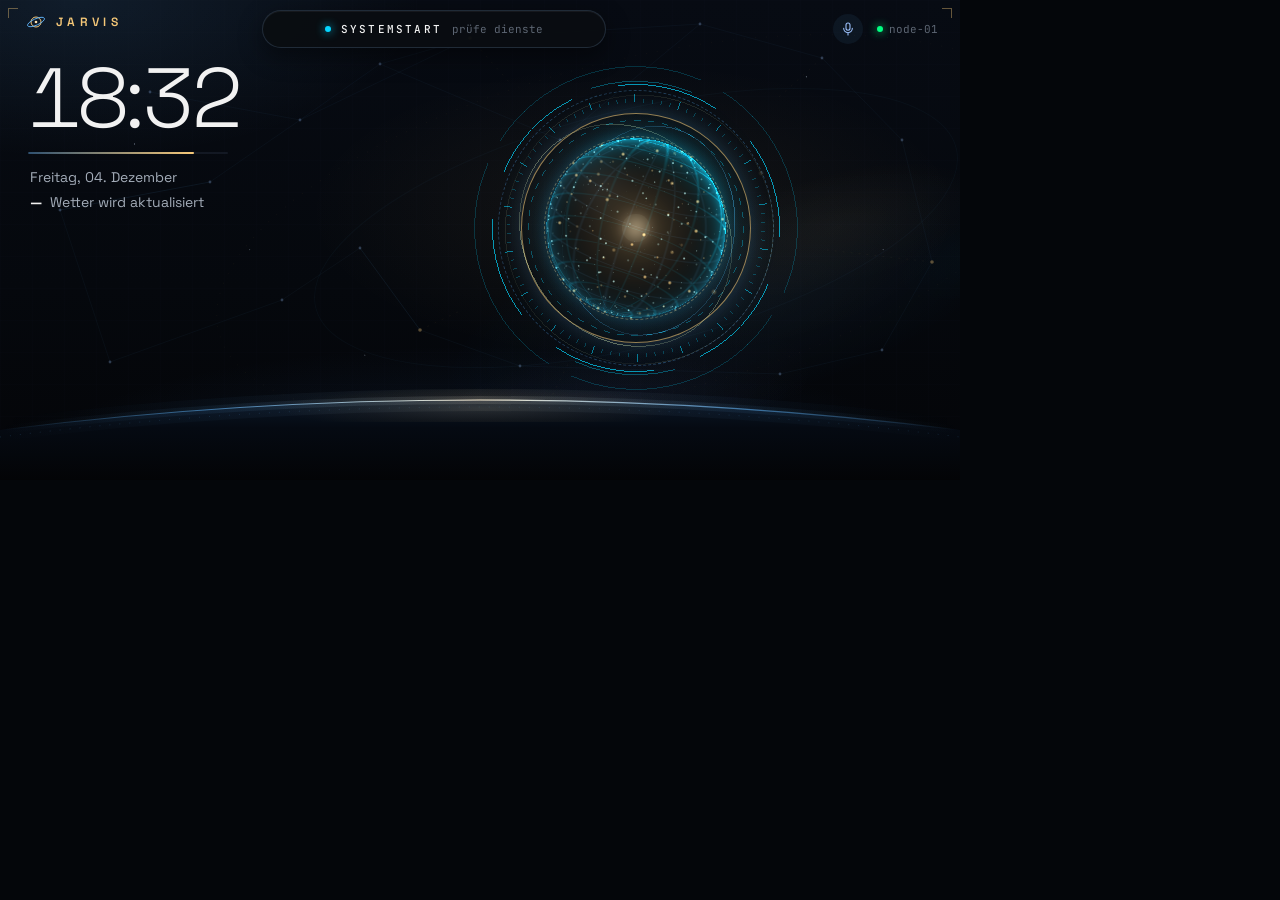
<file: overlay/apps/android/app/src/main/assets/jarvis/horizon/index.html>
<!doctype html>
<html lang="de"><head><meta charset="utf-8"><meta id="jarvis-viewport" name="viewport" content="width=960,height=480,user-scalable=no"><script>(function(){
  var root=document.documentElement;
  if(/[?&]backdrop=cached(?:&|$)/.test(location.search))root.classList.add('cached-backdrop');
  if(!/[?&]layout=adaptive(?:&|$)/.test(location.search))return;
  root.classList.add('adaptive');
  document.getElementById('jarvis-viewport').setAttribute('content','width=device-width,initial-scale=1,maximum-scale=1,user-scalable=no');
  function fit(){
    var w=Math.round(window.innerWidth||0),h=Math.round(window.innerHeight||0);
    if(w>0)root.style.setProperty('--jarvis-vw',w+'px');
    if(h>0)root.style.setProperty('--jarvis-vh',h+'px');
    root.classList.toggle('adaptive-portrait',h>=w);
    root.classList.toggle('adaptive-landscape',w>h);
  }
  fit();
  window.addEventListener('resize',fit,false);
  window.addEventListener('orientationchange',function(){setTimeout(fit,0);},false);
  window.addEventListener('load',fit,false);
  requestAnimationFrame(fit);
}());</script><link rel="stylesheet" href="css/jarvis-horizon.css"><link rel="stylesheet" href="css/caption-overrides.css"></head>
<body><main id="viewport"><section id="horizon" data-mode="boot" aria-label="Jarvis Horizon Anzeige">
  <div class="sky"></div><div class="grid"></div><div class="stars"></div><div class="nebula"></div>
  <svg class="network" viewBox="0 0 960 480" aria-hidden="true"><g class="orbits"><ellipse cx="636" cy="228" rx="330" ry="118"/><ellipse cx="636" cy="228" rx="430" ry="168"/></g><g class="edges"><path d="M150 92L300 120L380 64L470 38L700 24L822 58L902 140L932 262L882 350L780 374L520 366L420 330L360 248L282 300L110 362L60 210L210 182L300 120M360 248L420 330M210 182L60 210M470 38L300 120M380 64L560 140L700 24"/></g><g class="spokes"><path d="M470 38L510 83M822 58L778 98M932 262L827 250M420 330L462 310M600 300L550 400"/></g><g class="nodes"><circle cx="150" cy="92"/><circle cx="300" cy="120"/><circle cx="380" cy="64"/><circle class="gold" cx="470" cy="38"/><circle cx="700" cy="24"/><circle cx="822" cy="58"/><circle cx="902" cy="140"/><circle class="gold" cx="932" cy="262"/><circle cx="882" cy="350"/><circle cx="780" cy="374"/><circle cx="520" cy="366"/><circle class="gold" cx="420" cy="330"/><circle cx="360" cy="248"/><circle cx="282" cy="300"/><circle cx="110" cy="362"/><circle cx="60" cy="210"/><circle class="gold" cx="600" cy="300"/><circle cx="560" cy="140"/><circle cx="210" cy="182"/></g></svg>
  <i class="corner tl"></i><i class="corner tr"></i><header><div class="brand"><svg width="20" height="20" viewBox="0 0 24 24" fill="none" aria-hidden="true"><circle cx="12" cy="12" r="6" stroke="#f6c878" stroke-width="1.2"/><ellipse cx="12" cy="12" rx="11" ry="3.8" transform="rotate(-24 12 12)" stroke="#62b8ff" stroke-width="1"/><circle cx="12" cy="12" r="1.6" fill="#ffe1ac"/></svg><span>JARVIS</span></div><div class="island"><div class="island-slot active" id="island-a"><i></i><b>SYSTEMSTART</b><span>prüfe dienste</span></div><div class="island-slot" id="island-b"><i></i><b></b><span></span></div><div class="toast" id="toast"></div></div><div class="chrome"><div class="mini-player" id="mini-player" hidden><em></em><em></em><em></em><em></em><span id="mini-title"></span></div><span class="mic" id="mic"><svg width="16" height="16" viewBox="0 0 24 24" fill="none" stroke="currentColor" stroke-width="1.6" stroke-linecap="round"><rect x="9" y="3" width="6" height="11" rx="3"/><path d="M5.5 11a6.5 6.5 0 0 0 13 0M12 17.5V21"/></svg></span><span class="node"><i></i>node-01</span></div></header>
  <div class="privacy"></div>
  <section class="clock"><time id="clock">--:--</time><div class="seconds"><i id="seconds"></i></div></section>
  <section class="meta"><span id="date">Wird aktualisiert</span><span id="weather-line"><b>—</b><span>Wetter wird aktualisiert</span></span></section>
  <section class="next" id="next-event" hidden><label>ALS NÄCHSTES</label><div><time></time><strong></strong></div><span></span><i></i></section>
  <div class="orb-wrap"><div class="orb-fallback"><span></span></div><canvas id="orb"></canvas></div>
  <section id="stage" class="stage" data-type="" aria-live="polite"><div class="stage-head"><label id="stage-label"></label><span id="stage-meta"></span><small id="stage-source"></small></div><div id="stage-body"></div><div class="hints" id="stage-hints"></div><i class="ttl" id="tile-ttl"></i></section>
  <svg class="horizon-line" viewBox="0 0 960 120" aria-hidden="true"><defs><linearGradient id="hz" x1="0" x2="1"><stop stop-color="#62b8ff" stop-opacity="0"/><stop offset=".22" stop-color="#62b8ff" stop-opacity=".55"/><stop offset=".5" stop-color="#fff4dc"/><stop offset=".78" stop-color="#62b8ff" stop-opacity=".55"/><stop offset="1" stop-color="#62b8ff" stop-opacity="0"/></linearGradient><linearGradient id="planet" x2="0" y2="1"><stop stop-color="#0a1626"/><stop offset=".35" stop-color="#050a12"/><stop offset="1" stop-color="#030406"/></linearGradient></defs><path d="M0 70Q480 10 960 70V120H0Z" fill="url(#planet)"/><path d="M0 70Q480 10 960 70" class="haze"/><path d="M0 70Q480 10 960 70" class="mid"/><path d="M0 70Q480 10 960 70" class="arc"/><path d="M0 77Q480 17 960 77" class="dots"/></svg><div class="flare"></div>
  <section class="caption" id="caption" hidden><div class="caption-top"><b id="caption-speaker">DU</b><div class="bars"><i></i><i></i><i></i><i></i></div></div><div class="caption-layers"><p class="caption-layer user" id="caption-user"></p><p class="caption-layer jarvis" id="caption-jarvis"></p></div><span class="scan"></span></section>
  <section class="services" id="services" hidden></section><section class="night" id="night" aria-hidden="true"></section>
  <section class="galactic-saver" id="galactic-saver" aria-live="polite" aria-label="Nachtanzeige" hidden><canvas id="galactic-saver-canvas" aria-hidden="true"></canvas><div class="galactic-saver-copy"><time id="galactic-saver-time">--:--</time><span id="galactic-saver-date"></span></div><section class="galactic-saver-event" id="galactic-saver-event" hidden><span>NÄCHSTER TERMIN</span><div><time></time><strong></strong></div><small></small></section><p class="galactic-saver-empty" id="galactic-saver-empty" hidden>Keine Termine verfügbar</p></section>
</section></main><script src="js/jarvis-orb.js"></script><script src="js/app.js"></script><script src="js/galactic-saver.js"></script></body></html>
</file>
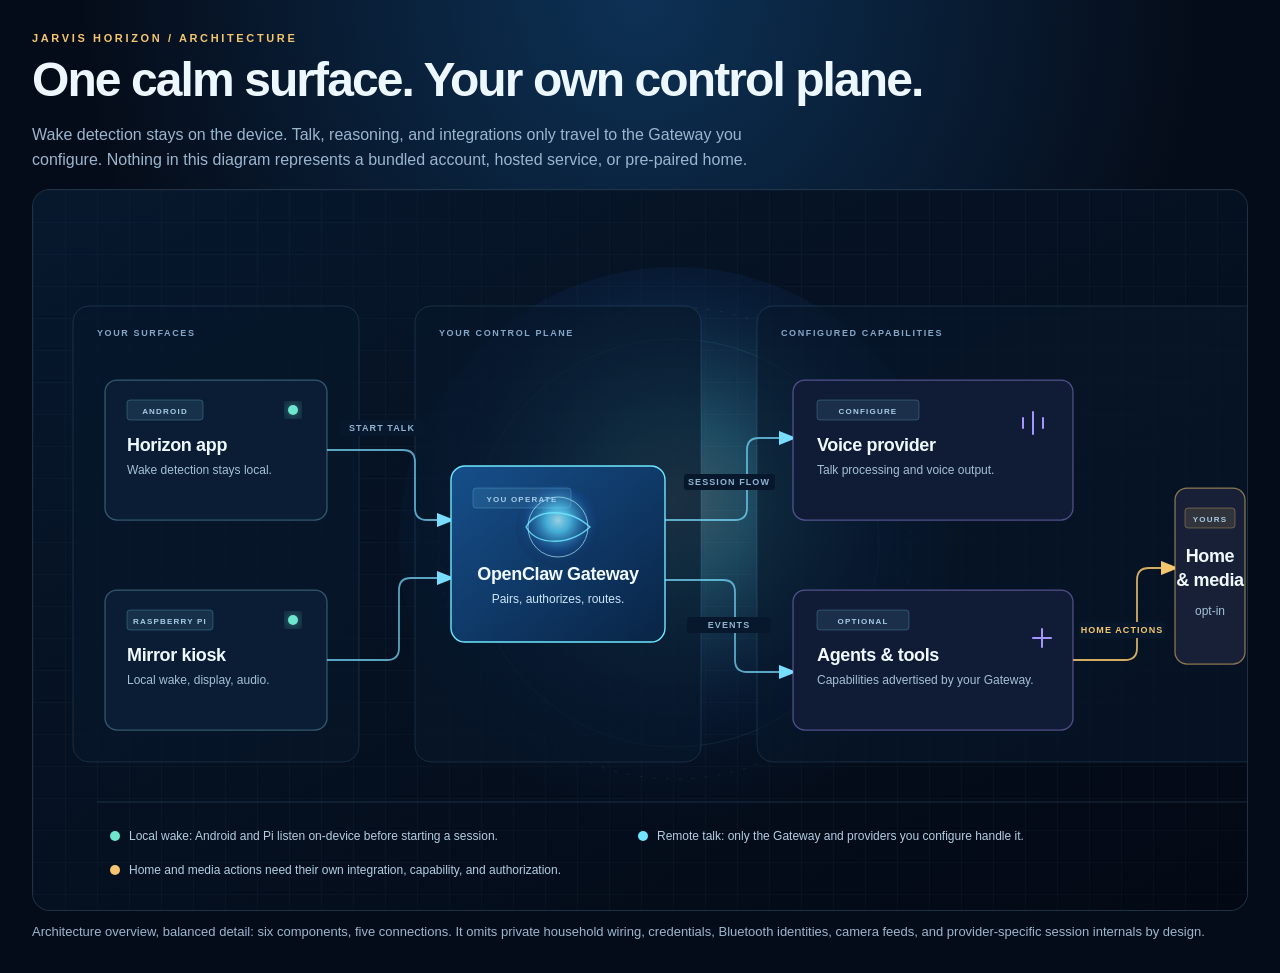
<file: docs/assets/how-it-works.html>
<!doctype html>
<html lang="en">
<head>
  <meta charset="utf-8" />
  <meta name="viewport" content="width=device-width, initial-scale=1" />
  <title>How Jarvis Horizon fits together</title>
  <style>
    :root {
      --space: #050c19;
      --deep: #071426;
      --panel: #0b1d35;
      --panel-2: #0d2744;
      --line: rgba(166, 218, 255, .18);
      --line-strong: rgba(128, 214, 255, .42);
      --ink: #ecf7ff;
      --muted: #9bb6cf;
      --cyan: #6ee7ff;
      --blue: #3a9dff;
      --gold: #f6c56f;
      --violet: #9f8cff;
      --wake: #6ce7ce;
    }
    * { box-sizing: border-box; }
    body {
      margin: 0;
      color: var(--ink);
      background: radial-gradient(circle at 50% 0%, #0d3155 0%, var(--space) 48%);
      font-family: "Space Grotesk", "Segoe UI", Arial, sans-serif;
    }
    main { max-width: 1360px; margin: 0 auto; padding: 32px; }
    .kicker { margin: 0 0 8px; color: var(--gold); font-size: 11px; font-weight: 700; letter-spacing: .24em; text-transform: uppercase; }
    h1 { margin: 0; font-size: clamp(29px, 4vw, 48px); letter-spacing: -.04em; }
    .lede { max-width: 760px; color: var(--muted); font-size: 16px; line-height: 1.55; }
    .diagram-container { width: 100%; overflow-x: auto; border: 1px solid var(--line); border-radius: 18px; background: rgba(4, 13, 28, .82); }
    svg { width: 100%; min-width: 1280px; display: block; }
    .caption { margin: 12px 0 0; color: var(--muted); font-size: 13px; line-height: 1.45; }
    @media print { .diagram-container { overflow-x: visible; } svg { min-width: 0; } }
  </style>
</head>
<body>
  <main>
    <p class="kicker">Jarvis Horizon / architecture</p>
    <h1>One calm surface. Your own control plane.</h1>
    <p class="lede">Wake detection stays on the device. Talk, reasoning, and integrations only travel to the Gateway you configure. Nothing in this diagram represents a bundled account, hosted service, or pre-paired home.</p>
    <div class="diagram-container">
      <svg viewBox="0 0 1280 720" role="img" aria-labelledby="how-it-works-title how-it-works-desc">
        <title id="how-it-works-title">Jarvis Horizon architecture</title>
        <desc id="how-it-works-desc">Android and Raspberry Pi clients run local wake detection, then connect to an operator-owned OpenClaw Gateway that coordinates a configured voice provider, agents and tools, and optional home and media integrations.</desc>
        <defs>
          <linearGradient id="how-it-works-bg" x1="0" y1="0" x2="1" y2="1">
            <stop offset="0" stop-color="#07182d" />
            <stop offset="1" stop-color="#030813" />
          </linearGradient>
          <radialGradient id="how-it-works-orb" cx="50%" cy="42%" r="62%">
            <stop offset="0" stop-color="#b9f6ff" stop-opacity=".94" />
            <stop offset=".23" stop-color="#59d9ff" stop-opacity=".84" />
            <stop offset=".61" stop-color="#174d92" stop-opacity=".5" />
            <stop offset="1" stop-color="#07142a" stop-opacity="0" />
          </radialGradient>
          <linearGradient id="how-it-works-gateway" x1="0" y1="0" x2="1" y2="1">
            <stop offset="0" stop-color="#164f8b" />
            <stop offset="1" stop-color="#092445" />
          </linearGradient>
          <filter id="how-it-works-glow" x="-40%" y="-40%" width="180%" height="180%">
            <feGaussianBlur stdDeviation="7" result="blur" />
            <feMerge><feMergeNode in="blur" /><feMergeNode in="SourceGraphic" /></feMerge>
          </filter>
          <pattern id="how-it-works-grid" width="32" height="32" patternUnits="userSpaceOnUse">
            <path d="M 32 0 L 0 0 0 32" fill="none" stroke="#7cc7ff" stroke-opacity=".055" stroke-width="1" />
          </pattern>
          <marker id="how-it-works-arrow" markerWidth="10" markerHeight="8" refX="8" refY="4" orient="auto">
            <path d="M0,0 L10,4 L0,8 Z" fill="#78ddff" />
          </marker>
          <marker id="how-it-works-arrow-gold" markerWidth="10" markerHeight="8" refX="8" refY="4" orient="auto">
            <path d="M0,0 L10,4 L0,8 Z" fill="#f6c56f" />
          </marker>
          <style>
            .zone { fill: #07172a; fill-opacity: .62; stroke: #8ad5ff; stroke-opacity: .14; stroke-width: 1; }
            .zone-name { fill: #85a7c9; font: 700 9px "Space Grotesk", "Segoe UI", sans-serif; letter-spacing: .18em; }
            .node { fill: #0a1d34; stroke: #91dfff; stroke-opacity: .32; stroke-width: 1.25; }
            .node-focus { fill: url(#how-it-works-gateway); stroke: #6ee7ff; stroke-width: 1.4; }
            .node-external { fill: #101b35; stroke: #a795ff; stroke-opacity: .45; stroke-width: 1.25; }
            .node-home { fill: #172036; stroke: #f6c56f; stroke-opacity: .55; stroke-width: 1.25; }
            .tag { fill: #82dfff; fill-opacity: .10; stroke: #82dfff; stroke-opacity: .30; stroke-width: .8; }
            .tag-gold { fill: #f6c56f; fill-opacity: .12; stroke: #f6c56f; stroke-opacity: .42; stroke-width: .8; }
            .tag-text { fill: #a7cce8; font: 700 8px "Space Grotesk", "Segoe UI", sans-serif; letter-spacing: .15em; }
            .node-name { fill: #eff9ff; font: 700 18px "Space Grotesk", "Segoe UI", sans-serif; letter-spacing: -.02em; }
            .sub { fill: #a4c1d8; font: 400 12px "Space Grotesk", "Segoe UI", sans-serif; }
            .sub-strong { fill: #cbe7f9; font: 500 12px "Space Grotesk", "Segoe UI", sans-serif; }
            .edge { fill: none; stroke: #78ddff; stroke-opacity: .72; stroke-width: 1.8; marker-end: url(#how-it-works-arrow); }
            .edge-muted { fill: none; stroke: #839db8; stroke-opacity: .6; stroke-width: 1.35; stroke-dasharray: 6 6; marker-end: url(#how-it-works-arrow); }
            .edge-gold { fill: none; stroke: #f6c56f; stroke-opacity: .86; stroke-width: 1.8; marker-end: url(#how-it-works-arrow-gold); }
            .edge-label { fill: #8fb4d2; font: 700 9px "Space Grotesk", "Segoe UI", sans-serif; letter-spacing: .12em; }
            .edge-label-gold { fill: #f6c56f; font: 700 9px "Space Grotesk", "Segoe UI", sans-serif; letter-spacing: .12em; }
            .note { fill: #b3cee3; font: 400 12px "Space Grotesk", "Segoe UI", sans-serif; }
          </style>
        </defs>
        <rect width="1280" height="720" fill="url(#how-it-works-bg)" />
        <rect width="1280" height="720" fill="url(#how-it-works-grid)" />
        <circle cx="642" cy="353" r="276" fill="url(#how-it-works-orb)" opacity=".34" />
        <circle cx="642" cy="353" r="204" fill="none" stroke="#68dfff" stroke-opacity=".09" stroke-width="1" />
        <circle cx="642" cy="353" r="236" fill="none" stroke="#f6c56f" stroke-opacity=".08" stroke-width="1" stroke-dasharray="3 10" />

        <!-- Zones render before arrows and nodes. -->
        <rect class="zone" x="40" y="116" width="286" height="456" rx="16" />
        <text class="zone-name" x="64" y="146">YOUR SURFACES</text>
        <rect class="zone" x="382" y="116" width="286" height="456" rx="16" />
        <text class="zone-name" x="406" y="146">YOUR CONTROL PLANE</text>
        <rect class="zone" x="724" y="116" width="516" height="456" rx="16" />
        <text class="zone-name" x="748" y="146">CONFIGURED CAPABILITIES</text>

        <!-- all connectors precede their endpoint cards -->
        <path class="edge" d="M294 260 H370 Q382 260 382 272 V318 Q382 330 394 330 H418" />
        <path class="edge" d="M294 470 H354 Q366 470 366 458 V400 Q366 388 378 388 H418" />
        <path class="edge" d="M632 330 H702 Q714 330 714 318 V260 Q714 248 726 248 H760" />
        <path class="edge" d="M632 390 H690 Q702 390 702 402 V470 Q702 482 714 482 H760" />
        <path class="edge-gold" d="M1040 470 H1092 Q1104 470 1104 458 V390 Q1104 378 1116 378 H1142" />

        <!-- label masks retain a visible gap to the routes -->
        <rect x="307" y="230" width="84" height="16" rx="3" fill="#07182d" />
        <text class="edge-label" x="349" y="241" text-anchor="middle">START TALK</text>
        <rect x="651" y="284" width="91" height="16" rx="3" fill="#07182d" />
        <text class="edge-label" x="696" y="295" text-anchor="middle">SESSION FLOW</text>
        <rect x="654" y="427" width="84" height="16" rx="3" fill="#07182d" />
        <text class="edge-label" x="696" y="438" text-anchor="middle">EVENTS</text>
        <rect x="1046" y="432" width="86" height="16" rx="3" fill="#07182d" />
        <text class="edge-label-gold" x="1089" y="443" text-anchor="middle">HOME ACTIONS</text>

        <!-- Android -->
        <g>
          <rect class="node" x="72" y="190" width="222" height="140" rx="12" />
          <rect class="tag" x="94" y="210" width="76" height="20" rx="3" />
          <text class="tag-text" x="132" y="224" text-anchor="middle">ANDROID</text>
          <text class="node-name" x="94" y="261">Horizon app</text>
          <text class="sub" x="94" y="284">Wake detection stays local.</text>
          <circle cx="260" cy="220" r="5" fill="#6ce7ce" filter="url(#how-it-works-glow)" />
        </g>

        <!-- Pi -->
        <g>
          <rect class="node" x="72" y="400" width="222" height="140" rx="12" />
          <rect class="tag" x="94" y="420" width="86" height="20" rx="3" />
          <text class="tag-text" x="137" y="434" text-anchor="middle">RASPBERRY PI</text>
          <text class="node-name" x="94" y="471">Mirror kiosk</text>
          <text class="sub" x="94" y="494">Local wake, display, audio.</text>
          <circle cx="260" cy="430" r="5" fill="#6ce7ce" filter="url(#how-it-works-glow)" />
        </g>

        <!-- Gateway focus -->
        <g>
          <rect class="node-focus" x="418" y="276" width="214" height="176" rx="14" />
          <circle cx="525" cy="337" r="42" fill="url(#how-it-works-orb)" opacity=".85" />
          <circle cx="525" cy="337" r="30" fill="none" stroke="#b7f7ff" stroke-opacity=".64" />
          <path d="M493 337 C504 318 536 318 557 337 C536 356 504 356 493 337Z" fill="none" stroke="#6ee7ff" stroke-opacity=".84" stroke-width="1.4" />
          <rect class="tag" x="440" y="298" width="98" height="20" rx="3" />
          <text class="tag-text" x="489" y="312" text-anchor="middle">YOU OPERATE</text>
          <text class="node-name" x="525" y="390" text-anchor="middle">OpenClaw Gateway</text>
          <text class="sub-strong" x="525" y="413" text-anchor="middle">Pairs, authorizes, routes.</text>
        </g>

        <!-- Voice provider -->
        <g>
          <rect class="node-external" x="760" y="190" width="280" height="140" rx="12" />
          <rect class="tag" x="784" y="210" width="102" height="20" rx="3" />
          <text class="tag-text" x="835" y="224" text-anchor="middle">CONFIGURE</text>
          <text class="node-name" x="784" y="261">Voice provider</text>
          <text class="sub" x="784" y="284">Talk processing and voice output.</text>
          <path d="M1000 222 v22 M990 228 v10 M1010 228 v10" stroke="#a795ff" stroke-width="2" stroke-linecap="round" />
        </g>

        <!-- Agents and tools -->
        <g>
          <rect class="node-external" x="760" y="400" width="280" height="140" rx="12" />
          <rect class="tag" x="784" y="420" width="92" height="20" rx="3" />
          <text class="tag-text" x="830" y="434" text-anchor="middle">OPTIONAL</text>
          <text class="node-name" x="784" y="471">Agents &amp; tools</text>
          <text class="sub" x="784" y="494">Capabilities advertised by your Gateway.</text>
          <path d="M1000 448 h18 M1009 439 v18" stroke="#a795ff" stroke-width="2" stroke-linecap="round" />
        </g>

        <!-- Integrations -->
        <g>
          <rect class="node-home" x="1142" y="298" width="70" height="176" rx="12" />
          <rect class="tag-gold" x="1152" y="318" width="50" height="20" rx="3" />
          <text class="tag-text" x="1177" y="332" text-anchor="middle">YOURS</text>
          <text class="node-name" x="1177" y="372" text-anchor="middle" font-size="15">Home</text>
          <text class="node-name" x="1177" y="396" text-anchor="middle" font-size="15">&amp; media</text>
          <text class="sub" x="1177" y="425" text-anchor="middle" font-size="10">opt-in</text>
        </g>

        <!-- footer notes -->
        <line x1="64" y1="612" x2="1216" y2="612" stroke="#8ad5ff" stroke-opacity=".16" />
        <circle cx="82" cy="646" r="5" fill="#6ce7ce" />
        <text class="note" x="96" y="650">Local wake: Android and Pi listen on-device before starting a session.</text>
        <circle cx="610" cy="646" r="5" fill="#6ee7ff" />
        <text class="note" x="624" y="650">Remote talk: only the Gateway and providers you configure handle it.</text>
        <circle cx="82" cy="680" r="5" fill="#f6c56f" />
        <text class="note" x="96" y="684">Home and media actions need their own integration, capability, and authorization.</text>
      </svg>
    </div>
    <p class="caption">Architecture overview, balanced detail: six components, five connections. It omits private household wiring, credentials, Bluetooth identities, camera feeds, and provider-specific session internals by design.</p>
  </main>
</body>
</html>
</file>
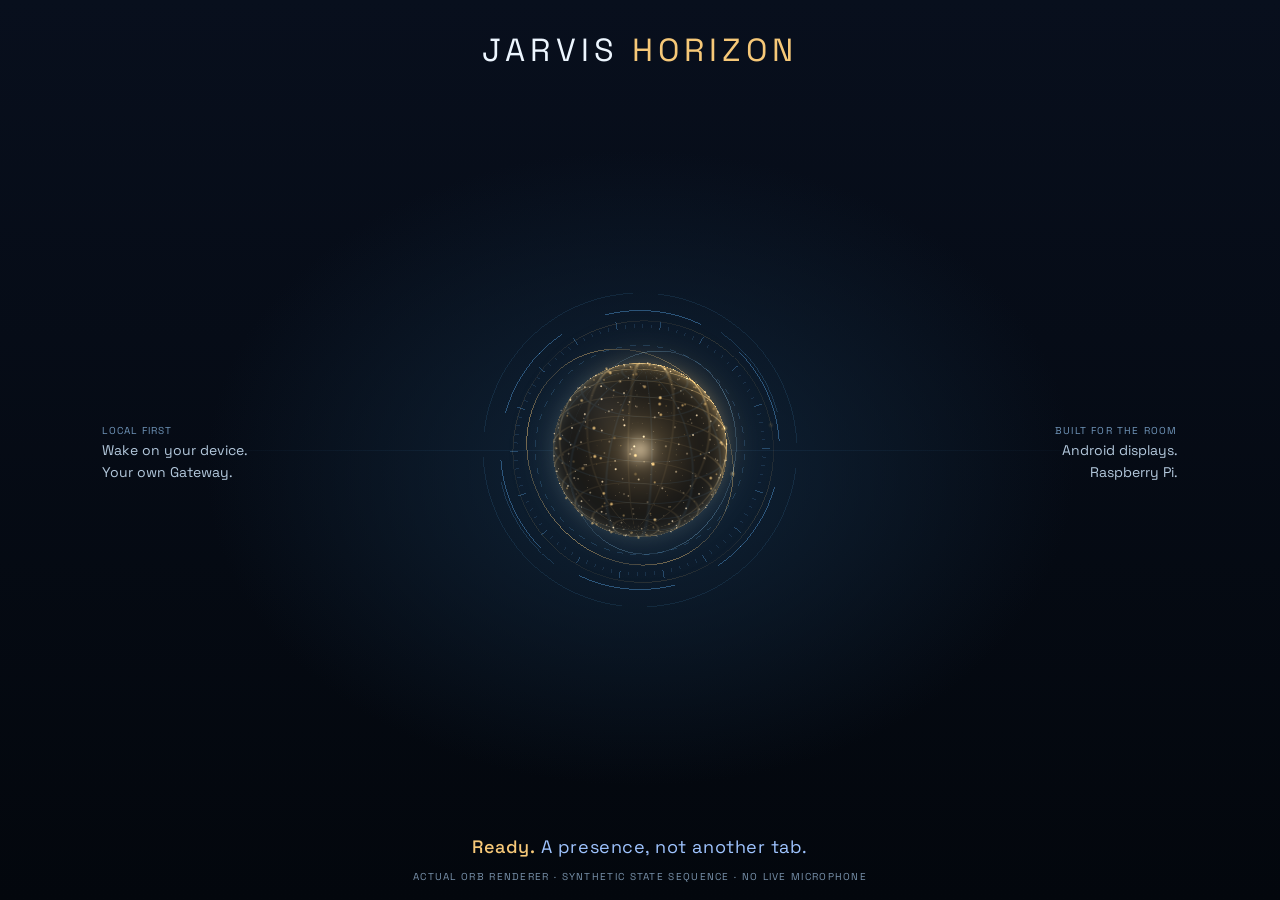
<file: docs/assets/orb-showcase.html>
<!doctype html>
<html lang="en"><head><meta charset="utf-8"><meta name="viewport" content="width=device-width,initial-scale=1"><title>Jarvis Horizon · Orb showcase</title>
<style>
@font-face{font-family:Space;src:url('../../pi/app/horizon/fonts/space-grotesk.woff2')}
*{box-sizing:border-box}html,body{margin:0;width:100%;height:100%;background:#050a13;color:#edf6ff;font-family:Space,sans-serif}
main{width:100%;height:100%;min-height:480px;position:relative;overflow:hidden;text-align:center;background:radial-gradient(ellipse at 50% 52%,#102438 0,transparent 48%),linear-gradient(180deg,#080f1d,#03070d)}
h1{position:absolute;top:30px;width:100%;margin:0;font-size:32px;font-weight:400;letter-spacing:.16em}h1 span{color:#f6c878}
canvas{position:absolute;left:50%;top:50%;width:350px;height:350px;transform:translate(-50%,-50%)}
.state{position:absolute;bottom:42px;width:100%;margin:0;font-size:18px;letter-spacing:.03em;color:#9fc4ff}.state strong{color:#f6c878;font-weight:500}
.foot{position:absolute;bottom:17px;width:100%;margin:0;font-size:10px;letter-spacing:.13em;color:#7891aa}
.axis{position:absolute;left:8%;right:8%;top:50%;height:1px;background:linear-gradient(90deg,transparent,#28547a40,transparent)}
.edge{position:absolute;top:47%;width:170px;text-align:left;color:#b3c8dc;font-size:14px;line-height:1.6}.edge small{display:block;color:#6f94b8;font-size:10px;letter-spacing:.12em}.left{left:8%}.right{right:8%;text-align:right}
@media(max-width:700px){.edge{display:none}h1{font-size:23px}canvas{width:310px;height:310px}}
</style></head><body><main><div class="axis"></div><h1>JARVIS <span>HORIZON</span></h1><div class="edge left"><small>LOCAL FIRST</small>Wake on your device.<br>Your own Gateway.</div><canvas id="orb" aria-label="Animated orbital visualization"></canvas><div class="edge right"><small>BUILT FOR THE ROOM</small>Android displays.<br>Raspberry Pi.</div><p class="state" id="phase"><strong>Ready.</strong> A presence, not another tab.</p><p class="foot">ACTUAL ORB RENDERER · SYNTHETIC STATE SEQUENCE · NO LIVE MICROPHONE</p></main>
<script src="../../pi/app/horizon/js/jarvis-orb.js"></script><script>
const orb=JarvisOrb.create(document.getElementById('orb'),{quality:'balanced',state:'idle'});
const stages=[['idle','Ready.','A presence, not another tab.'],['listening','Listening.','Local wake, a visible response.'],['working','Working.','Follow the activity as it happens.'],['speaking','Speaking.','Motion follows the voice level.']];
let last=-1;const start=performance.now();
function frame(now){const elapsed=(now-start)/1000,index=Math.floor(elapsed/2)%stages.length,s=stages[index];if(index!==last){orb.setState(s[0]);document.getElementById('phase').innerHTML='<strong>'+s[1]+'</strong> '+s[2];last=index;}orb.setLevel(index===3?.2+.7*Math.abs(Math.sin(elapsed*6)*Math.cos(elapsed*2)):index===1?.25:0);requestAnimationFrame(frame)}
if(!matchMedia('(prefers-reduced-motion: reduce)').matches)requestAnimationFrame(frame);
</script></body></html>
</file>
<file: overlay/apps/android/app/src/main/assets/jarvis/horizon/css/jarvis-horizon.css>
@font-face{font-family:Space;src:url('../fonts/space-grotesk.woff2')}@font-face{font-family:Jet;src:url('../fonts/jetbrains-mono.woff2')}*{box-sizing:border-box}html,body,#viewport{margin:0;width:960px;height:480px;min-height:480px;overflow:hidden;background:#04060a}body{font-family:Space,system-ui,sans-serif;pointer-events:none;color:#f2f2f2;-webkit-font-smoothing:antialiased}#viewport{display:grid;place-items:center}#horizon{position:relative;width:960px;height:480px;overflow:hidden;transform-origin:center;background:#04060a}.sky,.grid,.stars,.nebula,.network,.horizon-line,.flare{position:absolute;inset:0;pointer-events:none}.sky{background:radial-gradient(60% 55% at 8% 0%,#62b8ff1a,transparent 60%),radial-gradient(55% 50% at 66% 44%,#f6c87810,transparent 62%),radial-gradient(70% 40% at 50% 100%,#285aa02e,transparent 70%),linear-gradient(180deg,#070b13 0%,#05080d 60%,#040508 100%)}.grid{opacity:.35;background-image:linear-gradient(#a0c8ff06 1px,transparent 1px),linear-gradient(90deg,#a0c8ff06 1px,transparent 1px);background-size:32px 32px}.stars{background:radial-gradient(1px 1px at 14% 30%,#dcebff8c,transparent),radial-gradient(1px 1px at 84% 16%,#dcebff73,transparent),radial-gradient(1px 1px at 72% 64%,#dcebff4d,transparent),radial-gradient(1px 1px at 38% 74%,#dcebff4d,transparent),radial-gradient(1px 1px at 92% 52%,#dcebff59,transparent),radial-gradient(1px 1px at 26% 52%,#dcebff40,transparent)}.nebula{left:-15%;top:-30%;width:130%;height:160%;inset:auto;transform:rotate(-16deg);background:radial-gradient(36% 20% at 60% 44%,#62b8ff13,transparent 70%),radial-gradient(26% 15% at 47% 54%,#a39bf70e,transparent 70%),radial-gradient(18% 11% at 70% 38%,#f6c8780d,transparent 70%),radial-gradient(42% 16% at 32% 64%,#285aa014,transparent 72%),radial-gradient(14% 8% at 83% 47%,#05d5ff09,transparent 70%);opacity:.75;transition:opacity 1400ms cubic-bezier(.22,1,.36,1)}.network{width:960px;height:480px;opacity:.7;transition:opacity 1400ms cubic-bezier(.22,1,.36,1)}.orbits ellipse{fill:none;stroke-width:1;transform-origin:636px 228px;transform:rotate(-14deg)}.orbits ellipse:first-child{stroke:#62b8ff;opacity:.05}.orbits ellipse+ellipse{stroke:#f6c878;opacity:.06;stroke-dasharray:1 10}.edges path{fill:none;stroke:#62b8ff;stroke-opacity:.075;stroke-width:.8}.spokes path{fill:none;stroke:#f6c878;stroke-opacity:.08;stroke-width:.8;stroke-dasharray:2 6}.nodes circle{r:1.4;fill:#9fc4ff;fill-opacity:.38}.nodes .gold{r:1.8;fill:#f6c878;fill-opacity:.5;filter:none}header{position:absolute;inset:0 0 auto;height:48px;z-index:3}.brand{position:absolute;left:26px;top:12px;font:600 12px/1 Space;letter-spacing:.36em;color:#f6c878}.brand-orbit{font-size:17px;color:#62b8ff;letter-spacing:0}.island{position:absolute;left:262px;top:10px;width:344px;height:38px;overflow:hidden;border:1px solid #8cb4e62e;border-radius:19px;background:#0a0d12f0;box-shadow:inset 0 1px #ffffff0d,0 8px 24px #00000073}.island-slot,.toast{position:absolute;inset:0;display:flex;gap:10px;align-items:center;justify-content:center;opacity:0;transform:scale(.94);transition:opacity 320ms,transform 480ms cubic-bezier(.22,1,.36,1)}.island-slot.active{opacity:1;transform:none}.island-slot i,.node i{width:6px;height:6px;border-radius:50%;background:#00ff80;box-shadow:0 0 10px #00ff80}.island-slot b{font:500 11px/1 Jet;letter-spacing:.2em}.island-slot span,.node{font:400 11px/1 Jet;color:#5d6673}.toast{font:500 13px/1 Space}.chrome{position:absolute;right:22px;top:10px;height:38px;display:flex;gap:14px;align-items:center}.node{display:flex;align-items:center;gap:6px}.mini-player{height:28px;max-width:180px;padding:0 12px 0 10px;display:flex;align-items:center;gap:3px;border-radius:14px;border:1px solid #00ff8033;background:#00ff800b}.mini-player em{display:block;width:2px;height:12px;background:#00ff80;transform-origin:bottom;animation:eq .8s ease-in-out infinite alternate}.mini-player em:nth-child(2){animation-delay:.2s}.mini-player em:nth-child(3){animation-delay:.4s}.mini-player em:nth-child(4){animation-delay:.6s}.mini-player span{max-width:108px;overflow:hidden;text-overflow:ellipsis;white-space:nowrap;margin-left:5px;font:400 12px Space;color:#d3d8de}.mic{display:grid;place-items:center;width:30px;height:30px;border-radius:15px;background:#62b8ff12;color:#9fc4ff;font-size:19px}.privacy{position:absolute;z-index:5;left:0;right:0;top:0;height:2px;opacity:0;background:linear-gradient(90deg,transparent,#ff2a6d 30%,#ff2a6d 70%,transparent);box-shadow:0 0 12px #ff2a6d;transition:opacity 500ms}.clock{position:absolute;left:28px;top:56px;width:236px;z-index:2;transition:transform 900ms cubic-bezier(.22,1,.36,1),opacity 700ms}.clock time{font:300 84px/1 Space;letter-spacing:-.04em;font-variant-numeric:tabular-nums}.seconds,.seconds i{width:200px;height:2px;border-radius:1px}.seconds{margin-top:12px;overflow:hidden;background:#a0c8ff14}.seconds i{display:block;background:linear-gradient(90deg,#62b8ff59,#f6c878);transform-origin:left;transition:transform 1s linear}.meta{position:absolute;left:30px;top:170px;z-index:2;display:grid;gap:11px;color:#a3acb8;font:400 14px/1 Space}.meta span:last-child{display:flex;align-items:center;gap:8px}.meta b{color:#f2f2f2}.next{position:absolute;left:30px;top:232px;width:250px;z-index:2;display:grid;gap:10px}.next label,.stage label{font:500 11px/1 Jet;letter-spacing:.22em;color:#5d6673}.next div{display:flex;gap:10px;align-items:baseline}.next time{font:400 22px/1 Space;color:#f6c878}.next strong{font:500 16px/1.2 Space}.next>span{font:400 12px Space;color:#7d8794}.next>i{height:2px;width:200px;background:linear-gradient(90deg,#62b8ff4d,#f6c878);transform-origin:left}.orb-wrap{position:absolute;z-index:1;left:456px;top:48px;width:360px;height:360px;transition:opacity 700ms cubic-bezier(.22,1,.36,1),transform 820ms cubic-bezier(.22,1,.36,1)}canvas{position:absolute;inset:0;width:360px;height:360px}.orb-fallback{position:absolute;inset:65px;border-radius:50%;border:1px solid #f6c87899;background:radial-gradient(circle,#f6c8782e,#62b8ff12 42%,transparent 65%);box-shadow:0 0 24px #62b8ff33}.orb-fallback:before,.orb-fallback:after{content:"";position:absolute;inset:-24px;border-radius:50%;border:1px dashed #62b8ff4d;transform:rotate(-28deg)}.orb-fallback:after{inset:22px;border-color:#f6c87866}.orb-fallback span{position:absolute;inset:44%;border-radius:50%;background:#ffe1ac;box-shadow:0 0 22px #ff9438}.stage{position:absolute;z-index:4;left:324px;top:56px;width:612px;height:336px;padding:16px 20px 18px;display:flex;flex-direction:column;gap:14px;opacity:0;transform:translateX(56px) scale(.96);visibility:hidden;transition:opacity 460ms cubic-bezier(.22,1,.36,1),transform 680ms cubic-bezier(.22,1,.36,1),visibility 0s 680ms;border:1px solid #8cb4e61f;border-radius:22px;background:linear-gradient(180deg,#96beff0d,#96beff00 36%),#0a0d12f2;box-shadow:inset 0 1px #f6c87824}.stage.open{visibility:visible;opacity:1;transform:none;transition-delay:0s}.stage.closing{visibility:visible;opacity:0;transform:translateX(-40px) scale(.97);transition:opacity 460ms cubic-bezier(.22,1,.36,1),transform 680ms cubic-bezier(.22,1,.36,1)}.stage-head{height:24px;display:flex;align-items:baseline;gap:12px}.stage-head #stage-meta{font:400 13px Space;color:#7d8794}.stage-head small{margin-left:auto;font:400 11px Jet;color:#5d6673}#stage-body{flex:1;min-height:0;opacity:0;transform:translateY(12px);transition:opacity 460ms ease 120ms,transform 680ms cubic-bezier(.22,1,.36,1) 90ms}.open #stage-body{opacity:1;transform:none}.hints{display:flex;gap:8px;overflow:hidden;white-space:nowrap}.hints span{padding:6px 10px;border:1px dashed #9fc4ff40;border-radius:13px;color:#b9cbe4;font:400 11.5px Jet}.ttl{position:absolute;bottom:0;left:22px;right:22px;height:2px;transform-origin:left;background:linear-gradient(90deg,#62b8ff,#05d5ff,#00ff80);transform:scaleX(1);opacity:0}.open .ttl.running{opacity:1;transition:transform var(--ttl,9s) linear}.weather-tile{display:flex;gap:24px}.big{font:300 70px/1 Space;letter-spacing:-.04em}.weather-tile .facts{display:grid;grid-template-columns:repeat(4,1fr);gap:10px;margin-top:14px}.fact{padding:10px 14px;border:1px solid #96beff14;border-radius:14px;background:#96beff09}.fact label{display:block;color:#5d6673;font:500 10px Jet}.fact b{display:block;margin-top:5px;font:500 15px Space}.line-chart{flex:1;align-self:center;height:135px;border-bottom:1px solid #a0c8ff1a;background:linear-gradient(154deg,transparent 0 38%,#f6c87820 39%,transparent 40% 100%)}.music-tile{display:grid;grid-template-columns:170px 1fr;gap:24px}.album{display:grid;place-items:center;border:1px solid #f6c87844;border-radius:16px;background:radial-gradient(circle,#f6c8782e,#62b8ff12 50%,#050608)}.album b{font:500 12px Jet;letter-spacing:.3em;color:#f6c878}.music-detail h2{margin:18px 0 4px;font:500 26px/1.15 Space}.music-detail p{margin:0;color:#a3acb8}.progress{height:3px;margin:25px 0 8px;border-radius:2px;background:#a0c8ff1a}.progress i{display:block;height:100%;background:#f6c878}.camera-tile{position:relative;height:100%;display:grid;place-items:center;border:1px solid #62b8ff33;background:linear-gradient(135deg,#07111d,#020509)}.camera-tile:before{content:"KAMERA-STREAM";font:400 11px Jet;letter-spacing:.3em;color:#ffffff24}.camera-tile .target{position:absolute;left:35%;top:20%;width:30%;height:55%;border:1px solid #ff2a6d;box-shadow:0 0 18px #ff2a6d44}.list-tile,.terminal-tile,.home-tile,.message-tile,.timer-tile{height:100%;display:flex;flex-direction:column;gap:9px}.row{display:flex;gap:12px;align-items:baseline;padding:10px 0;border-bottom:1px solid #96beff12}.row time{color:#f6c878;font:400 18px Space}.row small{color:#7d8794}.terminal-lines{margin-top:auto;font:400 12px/1.65 Jet;color:#8f9baa;overflow:hidden}.terminal-lines .cmd{color:#f2f2f2}.terminal-lines .cmd:before{content:"$ ";color:#f6c878}.terminal-lines .ok:before{content:"› ";color:#05d5ff}.terminal-lines .err{color:#ff8fb0}.terminal-lines .err:before{content:"× ";color:#ff2a6d}.terminal-lines .done{color:#00ff80}.home-row{display:grid;grid-template-columns:135px 1fr 110px;gap:14px;align-items:center;padding:10px;border:1px solid #96beff14;border-radius:12px}.home-row i{height:4px;background:#a0c8ff22}.home-row i b{display:block;height:100%;background:#f6c878}.timer-tile{align-items:center;justify-content:center}.timer-ring{display:grid;place-items:center;width:210px;height:210px;border:2px solid #ffb627;border-radius:50%;box-shadow:0 0 28px #ffb62724}.timer-ring b{font:300 50px Space}.message-tile .bubble{max-width:80%;padding:14px;border:1px solid #9fc4ff3d;border-radius:16px;background:#9fc4ff0d}.confirm{border-color:#ff2a6d66}.confirm #stage-body{display:grid;place-items:center;text-align:center}.confirm h2{color:#ffe1ac}.horizon-line{z-index:2;top:360px;width:960px;height:120px}.horizon-line .haze{fill:none;stroke:#62b8ff;stroke-opacity:.12;stroke-width:8}.horizon-line .arc{fill:none;stroke:url(#hz);stroke-width:1.2}.horizon-line .dots{fill:none;stroke:#62b8ff;stroke-opacity:.14;stroke-width:1;stroke-dasharray:1 9}.flare{z-index:2;left:200px;top:362px;width:560px;height:60px;inset:auto;opacity:.4;background:radial-gradient(50% 50% at 50% 78%,#ffe2aa4d,#f6c8781a 45%,transparent 72%);transition:opacity .7s,transform .9s}.caption{z-index:6;position:absolute;left:180px;top:416px;width:600px;height:56px;overflow:hidden;padding:8px 18px;border:1px solid #8cb4e633;border-radius:18px;background:linear-gradient(180deg,#0e141eeb,#06090eeb);opacity:0;transform:translateY(10px) scaleX(.94);transition:opacity 620ms cubic-bezier(.22,1,.36,1),transform 620ms cubic-bezier(.22,1,.36,1)}.caption.open{opacity:1;transform:none}.caption:before{content:"";position:absolute;top:0;left:24%;right:24%;height:1px;background:#9fc4ff}.caption.jarvis:before{background:#f6c878}.caption-top{display:flex;align-items:center;gap:10px}.caption-top b{font:500 10.5px Jet;letter-spacing:.2em;color:#9fc4ff}.jarvis .caption-top b{color:#f6c878}.bars{display:flex;gap:3px;align-items:end;height:10px}.bars i{width:3px;height:10px;background:#9fc4ff;transform-origin:bottom}.jarvis .bars i{background:#f6c878}.caption p{margin:3px 0 0;text-align:center;font:400 16px/1.3 Space;color:#dbe6f5;white-space:nowrap;overflow:hidden;text-overflow:ellipsis}.jarvis p{color:#ffe1ac}.scan{display:none;position:absolute;bottom:0;left:0;width:100%;height:1px;background:linear-gradient(90deg,transparent,#05d5ff,transparent);animation:scan 1.4s linear infinite}.thinking .scan,.working .scan{display:block}.services{z-index:6;position:absolute;left:24px;bottom:12px;width:912px;display:grid;grid-template-columns:repeat(4,1fr);gap:8px;transform:translateY(18px);opacity:0;transition:.62s cubic-bezier(.22,1,.36,1)}.services.open{transform:none;opacity:1}.service{height:34px;padding:7px 10px;border:1px solid #96beff1f;border-radius:10px;background:#080c12d9;font:400 10px Jet}.service b{margin-right:8px;color:#00ff80}.service.warn b{color:#ffb627}.service.error{border-color:#ff2a6d66;background:#ff2a6d14}.service.error b{color:#ff2a6d}.service span{color:#7d8794}.night{position:absolute;z-index:7;inset:0;display:grid;place-content:center;text-align:center;opacity:0;visibility:hidden;background:#04060ac7;transition:opacity .9s}.night span{font:500 11px Jet;letter-spacing:.3em;color:#a39bf7}.night small{margin-top:7px;color:#a3acb8}.night.open{opacity:1;visibility:visible}#horizon[data-muted=true] .privacy{opacity:1}#horizon[data-night=true] .night{opacity:1;visibility:visible}#horizon[data-night=true] .orb-wrap{transform:translate(0,8px) scale(.8);opacity:.35}#horizon[data-night=true] .clock{transform:translate(333px,112px) scale(1.6);color:#d9b675}#horizon[data-night=true] .meta,#horizon[data-night=true] .next,#horizon[data-night=true] header{opacity:0}#horizon[data-tile=true] .orb-wrap{transform:translate(-476px,88px) scale(.5)}#horizon[data-mode=listening] .flare{opacity:.75;transform:scaleX(.92)}#horizon[data-mode=speaking] .flare{opacity:1;transform:scaleX(1.12)}#horizon[data-mode=thinking] .network,#horizon[data-mode=working] .network{opacity:1}#horizon[data-night=true] .network,#horizon[data-night=true] .nebula{opacity:.25}@keyframes eq{to{transform:scaleY(.25)}}@keyframes scan{from{transform:translateX(-100%)}to{transform:translateX(100%)}}@media(max-aspect-ratio:1/1){#horizon{transform:scale(min(calc(100vw / 960),calc(100vh / 480)))}}
#horizon[data-paused=true]{visibility:hidden}#horizon[data-paused=true],#horizon[data-paused=true] *,#horizon[data-paused=true]::before,#horizon[data-paused=true]::after,#horizon[data-paused=true] *::before,#horizon[data-paused=true] *::after{animation-play-state:paused!important}
</file>
<file: overlay/apps/android/app/src/main/assets/jarvis/horizon/css/caption-overrides.css>
@keyframes word{to{opacity:1;transform:none}}
.caption-layers{position:relative;height:39px;overflow:hidden}
.caption .caption-layer{position:absolute;inset:0;margin:1px 0 0;text-align:center;font:400 14px/1.28 Space;white-space:normal;overflow:hidden;display:-webkit-box;-webkit-box-orient:vertical;-webkit-line-clamp:2;opacity:0;transform:translateY(-8px);transition:opacity 340ms,transform 480ms cubic-bezier(.22,1,.36,1)}
.caption .caption-layer.jarvis{color:#ffe1ac;transform:translateY(8px)}
.caption .caption-layer.active{opacity:1;transform:none}
.caption .word{display:inline-block;margin-right:0;opacity:0;transform:translateY(5px);animation:word .42s cubic-bezier(.22,1,.36,1) forwards}
.progress{overflow:hidden}.progress i{width:100%!important;transform-origin:left;transition:transform 1400ms cubic-bezier(.22,1,.36,1)}.home-row i{overflow:hidden}.home-row i b{width:100%!important;transform-origin:left;transition:transform 1400ms cubic-bezier(.22,1,.36,1)}
.terminal-steps{display:flex;gap:10px;align-items:center;overflow:hidden;font:400 10px Jet;color:#7d8794}.terminal-steps span{white-space:nowrap}.terminal-steps i{margin-right:4px;color:#05d5ff;font-style:normal}.terminal-steps small{margin-left:auto;color:#00ff80;font:500 10px Jet}.timer-ring{position:relative}.timer-ring svg{position:absolute;inset:0;width:100%;height:100%}.timer-ring b{position:relative}
#mini-player[hidden],.services[hidden],#next-event[hidden]{display:none!important}.flare{inset:362px auto auto 200px}.horizon-line .haze{stroke-width:22px;stroke-opacity:.06}.horizon-line .arc{stroke-width:1.2px}.horizon-line .dots{stroke-width:1px}#horizon[data-tile=true] .next{opacity:0;transform:translateY(8px);transition:opacity 480ms,transform 620ms cubic-bezier(.22,1,.36,1)}
.brand{display:flex;align-items:center;gap:10px}.brand span{letter-spacing:.36em}.brand-orbit{display:none}.corner{position:absolute;z-index:9;width:10px;height:10px;top:8px;border-top:1px solid #f6c87866}.corner.tl{left:8px;border-left:1px solid #f6c87866}.corner.tr{right:8px;border-right:1px solid #f6c87866}.mic{font-size:0}.mic svg{display:block}
.weather-tile{display:grid;grid-template-columns:196px 352px;grid-template-rows:1fr 50px;gap:14px 24px}.weather-tile>div:first-child{display:flex;flex-direction:column;gap:10px}.weather-tile>div:first-child p{margin:0;font:400 15px Space}.weather-tile>div:first-child small{color:#7d8794;font:400 13px Jet}.weather-tile .facts{grid-column:1/3;display:grid;grid-template-columns:repeat(4,1fr);gap:10px;margin:0}.weather-chart{align-self:center;width:352px;height:164px;padding:0 7px;box-sizing:border-box}.weather-chart:empty{display:none}
.stage[data-type=weather] .hints{display:none}.horizon-music{position:relative;grid-template-columns:168px 1fr!important;gap:22px!important}.horizon-music .album{position:relative;width:168px;height:168px;overflow:hidden;border:0;border-radius:16px;background:linear-gradient(180deg,#14233a,#0a0d14 72%);box-shadow:0 18px 40px rgba(0,0,0,.5)}.horizon-music .album:before{content:'';position:absolute;left:56px;top:44px;width:56px;height:56px;border-radius:50%;background:radial-gradient(circle at 40% 38%,#fff1d0,#f6c878 60%,#c98a3a)}.horizon-music .album:after{content:'';position:absolute;left:-40px;right:-40px;top:100px;height:140px;border-radius:50%;background:#070a10;border-top:1px solid rgba(246,200,120,.6)}.horizon-music .album b{position:relative;z-index:1;align-self:end;margin-bottom:14px;font:500 10px/1 Jet;letter-spacing:.4em;color:rgba(246,200,120,.7)}.horizon-music .music-detail{padding-top:6px;gap:8px}.horizon-music .visualizer{position:absolute;left:0;right:0;bottom:0;height:46px;display:flex;align-items:flex-end;gap:3px}.horizon-music .visualizer i{flex:1;height:46px;border-radius:1px;background:linear-gradient(0deg,rgba(98,184,255,.25),#f6c878);transform-origin:50% 100%;animation:hv 1.2s ease-in-out infinite alternate}.horizon-music .visualizer i:nth-child(3n){animation-delay:.24s}.horizon-music .visualizer i:nth-child(4n){animation-delay:.5s}@keyframes hv{to{transform:scaleY(.12)}}
.horizon-music .album img{position:absolute;inset:0;z-index:2;width:100%;height:100%;object-fit:cover}.horizon-music .album:has(img):before,.horizon-music .album:has(img):after{display:none}.horizon-music .album:has(img) b{background:#050608b8;padding:4px 7px;border-radius:8px}.weather-chart text{font-family:Space;fill:#d3d8de;font-size:12px;text-anchor:middle}.weather-chart .forecast-time{font-family:Jet;fill:#5d6673;font-size:10px}.weather-chart .forecast-baseline{stroke:rgba(160,200,255,.1)}
#horizon[data-night=true] .night{background:radial-gradient(80% 70% at 50% 42%,rgba(3,4,7,.5),rgba(1,2,4,.9));pointer-events:none;z-index:7}#horizon[data-night=true] .night span{display:none}#horizon[data-night=true] .night small{margin:0;position:absolute;top:318px;left:0;right:0;text-align:center;font:400 12px/1 Jet;color:#4b5563}#horizon[data-night=true] .night small:before{content:'nächster Termin · sag „jarvis“';font:400 14px/1 Space;color:#b8955a;display:block;margin-bottom:10px}#horizon[data-night=true] .clock{z-index:8;opacity:1}#horizon[data-night=true] .orb-wrap{opacity:0;transform:scale(.8)}#horizon[data-night=true] .clock time,#horizon[data-night=true] .clock .seconds{position:relative;z-index:1}.horizon-line .haze{stroke:url(#hz);stroke-width:22px;stroke-opacity:.06}.horizon-line .arc{stroke:url(#hz);stroke-width:8px;stroke-opacity:.12}.horizon-line .arc{stroke-width:1.2px;stroke-opacity:1}.horizon-line .dots{stroke-width:1px}@media(max-aspect-ratio:1/1){#horizon{transform:none}}
#horizon[data-night=true] .night small{font-size:0;color:transparent}
#horizon .seconds i{transition:none}#horizon .mini-player em,#horizon .horizon-music .visualizer i{animation:none}#horizon[data-night=true] header .chrome{display:none}
#horizon[data-night=true] header{opacity:1}#horizon[data-night=true] header .brand,#horizon[data-night=true] header .chrome{opacity:0}#horizon[data-night=true] header .island{opacity:1}#horizon[data-night=true] .night small{display:none}
.horizon-line .mid{fill:none;stroke:url(#hz);stroke-width:8px;stroke-opacity:.12}
/* v3 stage geometry: each existing data-backed component uses the supplied stage grid. */
.stage[data-type=terminal]{background:linear-gradient(180deg,rgba(5,213,255,.06),rgba(5,213,255,0) 30%),rgba(8,10,14,.97);border-color:rgba(5,213,255,.2);box-shadow:inset 0 1px rgba(5,213,255,.2)}.stage[data-type=terminal] #stage-label{color:#05d5ff}.stage[data-type=terminal] #stage-body{display:grid;grid-template-columns:1fr 150px;gap:14px}.stage[data-type=terminal] .terminal-lines{margin:0;padding:12px 14px;border:1px solid rgba(5,213,255,.1);border-radius:12px;background:#040507;line-height:1.6}.stage[data-type=terminal] .terminal-steps{flex-direction:column;align-items:flex-start;gap:10px;padding-top:4px;overflow:visible}.stage[data-type=terminal] .terminal-steps span{height:28px;display:flex;align-items:center;font:500 13px Space}.stage[data-type=terminal] .terminal-steps small{margin:0}
.stage[data-type=home] #stage-label{color:#62b8ff}.stage[data-type=home] .home-tile{display:grid;grid-template-columns:1fr 1fr;grid-template-rows:1fr 1fr;gap:12px}.stage[data-type=home] .home-row{display:flex;flex-direction:column;align-items:stretch;justify-content:space-between;padding:14px 16px;border-radius:16px;background:rgba(150,190,255,.035);border-color:rgba(150,190,255,.10)}.stage[data-type=home] .home-row>b{font:500 15px Space}.stage[data-type=home] .home-row span{font:400 12px Space;color:#a3acb8}.stage[data-type=home] .home-row i{height:3px}.stage[data-type=home] .home-row i b{background:linear-gradient(90deg,#62b8ff,#f6c878)}
.stage[data-type=tasks] #stage-label{color:#f6c878}.stage[data-type=tasks] .list-tile{display:grid;grid-template-columns:1fr 1fr;gap:12px 22px;grid-auto-rows:minmax(72px,1fr)}.stage[data-type=tasks] .row{padding:10px 12px;border:1px solid rgba(150,190,255,.08);border-radius:14px;background:rgba(150,190,255,.03);display:grid;grid-template-columns:auto 1fr;column-gap:10px;align-content:center}.stage[data-type=tasks] .row small{grid-column:2;font:400 11px Jet}.stage[data-type=message] #stage-label{color:#9fc4ff}.stage[data-type=message] .message-tile{justify-content:center;gap:12px}.stage[data-type=message] .bubble{max-width:420px;padding:12px 16px;border-radius:18px 18px 18px 6px;background:rgba(150,190,255,.07);border-color:rgba(150,190,255,.14);font:400 17px/1.35 Space}.stage[data-type=timer] #stage-label{color:#ffb627}.stage[data-type=timer] .timer-tile{flex-direction:row;gap:48px}.stage[data-type=timer] .timer-ring{width:216px;height:216px;border:0;box-shadow:none}
/* Phone Horizon: same display-only language, reflowed rather than scaled. */
html.adaptive,html.adaptive body,html.adaptive #viewport{width:100vw;height:100dvh;min-height:0}html.adaptive #horizon{width:100vw;height:100dvh;min-height:360px}.adaptive .network{width:100%;height:100%;transform:scale(1.04);transform-origin:58% 35%}.adaptive .brand{left:18px;top:13px}.adaptive .island{left:50%;top:10px;width:min(48vw,344px);transform:translateX(-50%)}.adaptive .chrome{right:14px;top:10px}.adaptive .node{display:none}.adaptive .clock{left:20px;top:64px;width:180px}.adaptive .clock time{font-size:58px}.adaptive .seconds,.adaptive .seconds i{width:154px}.adaptive .meta{left:22px;top:142px;font-size:13px;gap:7px}.adaptive .next{left:22px;top:205px;width:200px;gap:7px}.adaptive .next time{font-size:18px}.adaptive .next strong{font-size:14px}.adaptive .orb-wrap{left:50%;top:78px;width:270px;height:270px;transform:translateX(-8%)}.adaptive canvas{width:270px;height:270px}.adaptive .orb-fallback{inset:49px}.adaptive .stage{left:14px;top:auto;bottom:68px;width:calc(100vw - 28px);height:min(310px,calc(100dvh - 276px));padding:14px 16px;border-radius:20px}.adaptive .horizon-line{top:auto;bottom:0;width:100%;height:94px}.adaptive .flare{left:12%;top:auto;bottom:42px;width:76%;height:52px}.adaptive .caption{left:12px;top:auto;bottom:12px;width:calc(100vw - 24px);height:52px}.adaptive .services{left:12px;bottom:12px;width:calc(100vw - 24px);grid-template-columns:repeat(2,1fr)}.adaptive #horizon[data-tile=true] .orb-wrap{transform:translate(-46vw,42px) scale(.46)}.adaptive .weather-tile{grid-template-columns:120px 1fr;grid-template-rows:1fr 45px;gap:8px 12px}.adaptive .weather-tile .big{font-size:52px}.adaptive .weather-chart{width:100%;height:130px}.adaptive .fact{padding:7px 8px}.adaptive .fact b{font-size:13px}.adaptive .horizon-music{grid-template-columns:112px 1fr!important;gap:14px!important}.adaptive .horizon-music .album{width:112px;height:112px}.adaptive .horizon-music .album:before{left:37px;top:30px;width:38px;height:38px}.adaptive .horizon-music .album:after{top:68px}.adaptive .horizon-music .visualizer{height:30px}.adaptive .horizon-music .visualizer i{height:30px}.adaptive .music-detail h2{margin:4px 0;font-size:20px}.adaptive .progress{margin:14px 0 6px}.adaptive .stage[data-type=terminal] #stage-body{grid-template-columns:1fr 106px}.adaptive .stage[data-type=home] .home-tile,.adaptive .stage[data-type=tasks] .list-tile{gap:8px}.adaptive .home-row{padding:9px 10px!important}.adaptive .timer-ring{width:170px!important;height:170px!important}.adaptive .timer-ring b{font-size:42px}.adaptive .night small{display:none!important}
@media (orientation:portrait){.adaptive .next{display:none}.adaptive .orb-wrap{top:157px;transform:translateX(-50%)}.adaptive .stage{bottom:70px;height:calc(100dvh - 410px);min-height:260px}.adaptive #horizon[data-tile=true] .orb-wrap{opacity:.18;transform:translate(-50%,36px) scale(.45)}.adaptive .clock{z-index:3}.adaptive .meta{z-index:3}.adaptive .weather-tile{grid-template-columns:112px 1fr}.adaptive .stage[data-type=terminal] #stage-body{grid-template-columns:1fr}.adaptive .terminal-steps{display:none!important}.adaptive .stage[data-type=tasks] .list-tile{grid-template-columns:1fr}.adaptive .stage[data-type=home] .home-tile{grid-template-columns:1fr 1fr}.adaptive .horizon-music{grid-template-columns:96px 1fr!important}.adaptive .horizon-music .album{width:96px;height:96px}.adaptive .horizon-music .album:before{left:31px;top:25px;width:34px;height:34px}.adaptive .horizon-music .album:after{top:58px}.adaptive .horizon-music .visualizer{display:none}}
@media (orientation:landscape) and (max-height:500px){.adaptive .clock{left:18px;top:54px}.adaptive .clock time{font-size:48px}.adaptive .meta{left:20px;top:122px;font-size:12px}.adaptive .orb-wrap{left:128px;top:76px;width:190px;height:190px;transform:translateX(-50%)}.adaptive canvas{width:190px;height:190px}.adaptive .orb-fallback{inset:35px}.adaptive .stage{left:270px;top:52px;bottom:auto;width:calc(100vw - 284px);height:240px;padding:12px 15px}.adaptive #horizon[data-tile=true] .orb-wrap{transform:translateX(-50%) scale(.6)}.adaptive .weather-tile{grid-template-columns:120px 1fr}.adaptive .weather-chart{height:112px}.adaptive .caption{bottom:8px}.adaptive .horizon-line{height:76px}.adaptive .flare{bottom:28px}}
/* Final phone collision pass. */
@media (orientation:portrait){.adaptive .brand{top:14px;left:18px}.adaptive .island{top:42px;width:calc(100vw - 72px)}.adaptive .chrome{top:10px;right:12px}.adaptive .clock{top:88px}.adaptive .meta{top:166px}.adaptive .orb-wrap{top:190px;width:150px;height:150px;transform:translateX(-50%)}.adaptive canvas{width:150px;height:150px}.adaptive .orb-fallback{inset:28px}.adaptive .stage{top:360px;bottom:auto;height:min(340px,calc(100dvh - 430px));min-height:0}.adaptive #horizon[data-tile=true] .orb-wrap{opacity:.28;transform:translateX(-50%) scale(.88)}.adaptive .stage[data-type=terminal] #stage-body{grid-template-columns:minmax(0,1fr) 82px}.adaptive .stage[data-type=terminal] .terminal-steps{display:flex!important;font-size:10px}.adaptive .stage[data-type=terminal] .terminal-steps span{font-size:11px}.adaptive .stage[data-type=terminal] .terminal-lines{padding:9px 10px;font-size:11px}.adaptive .caption{bottom:10px}.adaptive .horizon-line{height:72px}.adaptive .flare{bottom:28px}}
@media (orientation:landscape) and (max-height:500px){.adaptive .orb-wrap{left:126px;top:164px;width:116px;height:116px}.adaptive canvas{width:116px;height:116px}.adaptive .orb-fallback{inset:21px}.adaptive #horizon[data-tile=true] .orb-wrap{transform:translateX(-50%) scale(.82)}.adaptive .meta{top:112px}.adaptive .stage[data-type=terminal] #stage-body{grid-template-columns:minmax(0,1fr) 100px}}
@media (orientation:portrait){.adaptive .caption{bottom:8px;height:64px;padding:7px 14px}.adaptive .caption-layers{height:42px}}
@media (orientation:portrait){.adaptive #horizon[data-tile=false] .orb-wrap{top:calc(50dvh - min(150px,calc((100vw - 40px)/2)));width:min(300px,calc(100vw - 40px));height:min(300px,calc(100vw - 40px));transform:translateX(-50%);opacity:1}.adaptive #horizon[data-tile=false] canvas{width:min(300px,calc(100vw - 40px));height:min(300px,calc(100vw - 40px))}.adaptive #horizon[data-tile=false] .orb-fallback{inset:18%}}

/* Android WebView can resolve dynamic viewport units to zero during the initial adaptive
   layout.  The URL-specific bootstrap writes these two pixel variables from innerWidth/
   innerHeight; fixed 960x480 Echo never receives the adaptive class. */
html.adaptive { --jarvis-vw:100vw; --jarvis-vh:100vh; }
html.adaptive, html.adaptive body, html.adaptive #viewport {
  width:var(--jarvis-vw) !important;
  height:var(--jarvis-vh) !important;
  min-height:0 !important;
}
html.adaptive #horizon {
  width:var(--jarvis-vw) !important;
  height:var(--jarvis-vh) !important;
  min-height:360px;
}
html.adaptive .stage { height:min(310px,calc(var(--jarvis-vh) - 276px)); }
/* Do not ask CSS orientation media queries to infer Android's transient zero viewport. */
html.adaptive.adaptive-portrait .next { display:none; }
html.adaptive.adaptive-portrait .brand { top:14px; left:18px; }
html.adaptive.adaptive-portrait .island { top:42px; width:calc(var(--jarvis-vw) - 72px); }
html.adaptive.adaptive-portrait .chrome { top:10px; right:12px; }
html.adaptive.adaptive-portrait .clock { top:88px; z-index:3; }
html.adaptive.adaptive-portrait .meta { top:166px; z-index:3; }
html.adaptive.adaptive-portrait .orb-wrap { top:190px; width:150px; height:150px; transform:translateX(-50%); }
html.adaptive.adaptive-portrait canvas { width:150px; height:150px; }
html.adaptive.adaptive-portrait .orb-fallback { inset:28px; }
html.adaptive.adaptive-portrait .stage {
  top:360px; bottom:auto; height:min(340px,calc(var(--jarvis-vh) - 430px)); min-height:0;
}
html.adaptive.adaptive-portrait #horizon[data-tile=true] .orb-wrap { opacity:.28; transform:translateX(-50%) scale(.88); }
html.adaptive.adaptive-portrait .stage[data-type=terminal] #stage-body { grid-template-columns:minmax(0,1fr) 82px; }
html.adaptive.adaptive-portrait .stage[data-type=terminal] .terminal-steps { display:flex!important; font-size:10px; }
html.adaptive.adaptive-portrait .stage[data-type=terminal] .terminal-steps span { font-size:11px; }
html.adaptive.adaptive-portrait .stage[data-type=terminal] .terminal-lines { padding:9px 10px; font-size:11px; }
html.adaptive.adaptive-portrait .caption { bottom:8px; height:64px; padding:7px 14px; }
html.adaptive.adaptive-portrait .caption-layers { height:42px; }
html.adaptive.adaptive-portrait .horizon-line { height:72px; }
html.adaptive.adaptive-portrait .flare { bottom:28px; }
html.adaptive.adaptive-portrait #horizon[data-tile=false] .orb-wrap {
  top:calc(var(--jarvis-vh) / 2 - min(150px,calc((var(--jarvis-vw) - 40px) / 2)));
  width:min(300px,calc(var(--jarvis-vw) - 40px)); height:min(300px,calc(var(--jarvis-vw) - 40px));
  transform:translateX(-50%); opacity:1;
}
html.adaptive.adaptive-portrait #horizon[data-tile=false] canvas {
  width:min(300px,calc(var(--jarvis-vw) - 40px)); height:min(300px,calc(var(--jarvis-vw) - 40px));
}
html.adaptive.adaptive-portrait #horizon[data-tile=false] .orb-fallback { inset:18%; }

/* Night has the same quiet clock-only composition on phones as on the Echo.
   Keep this after portrait's idle geometry so its opacity cannot reveal the orb. */
html.adaptive #horizon[data-night=true] .orb-wrap,
html.adaptive.adaptive-portrait #horizon[data-night=true] .orb-wrap { opacity:0; }
html.adaptive.adaptive-landscape .clock { left:18px; top:54px; }
html.adaptive.adaptive-landscape .clock time { font-size:48px; }
html.adaptive.adaptive-landscape .meta { left:20px; top:112px; font-size:12px; }
html.adaptive.adaptive-landscape .orb-wrap { left:126px; top:164px; width:116px; height:116px; transform:translateX(-50%); }
html.adaptive.adaptive-landscape canvas { width:116px; height:116px; }
html.adaptive.adaptive-landscape .orb-fallback { inset:21px; }
html.adaptive.adaptive-landscape .stage { left:270px; top:52px; bottom:auto; width:calc(var(--jarvis-vw) - 284px); height:240px; padding:12px 15px; }
html.adaptive.adaptive-landscape #horizon[data-tile=true] .orb-wrap { transform:translateX(-50%) scale(.82); }
html.adaptive.adaptive-landscape .stage[data-type=terminal] #stage-body { grid-template-columns:minmax(0,1fr) 100px; }
html.adaptive.adaptive-landscape .weather-tile { grid-template-columns:120px 1fr; }
html.adaptive.adaptive-landscape .weather-chart { height:112px; }
html.adaptive.adaptive-landscape .caption { bottom:8px; }
html.adaptive.adaptive-landscape .horizon-line { height:76px; }
html.adaptive.adaptive-landscape .flare { bottom:28px; }

/* Only the Archos document opts into cached-backdrop.  Its PowerVR WebView
   reports a transient CSS height, so height media queries cannot distinguish
   its large idle view.  Keep the regular orb strictly to that idle state. */
html.cached-backdrop.adaptive.adaptive-landscape #horizon[data-tile=false][data-night=false] .orb-wrap { left:50%; top:78px; width:270px; height:270px; transform:translateX(-8%); }
html.cached-backdrop.adaptive.adaptive-landscape #horizon[data-tile=false][data-night=false] canvas { width:270px; height:270px; }
html.cached-backdrop.adaptive.adaptive-landscape #horizon[data-tile=false][data-night=false] .orb-fallback { inset:49px; }

/* The fixed Echo night clock deliberately moves into the center.  On a narrow
   adaptive portrait viewport that horizontal move puts the time beyond the edge. */
html.adaptive.adaptive-portrait #horizon[data-night=true] .clock {
  left:50%;
  width:180px;
  transform:translate(-50%,112px) scale(1.25);
}

/* Android WebView can temporarily match both orientation media paths.  These are the
   complete adaptive-portrait geometry values, intentionally after every media rule. */
html.adaptive.adaptive-portrait .network { width:100%; height:100%; }
html.adaptive.adaptive-portrait .brand { left:18px; top:14px; }
html.adaptive.adaptive-portrait .island { left:50%; top:42px; width:calc(var(--jarvis-vw) - 72px); transform:translateX(-50%); }
html.adaptive.adaptive-portrait .chrome { right:12px; top:10px; }
html.adaptive.adaptive-portrait .clock { left:20px; top:88px; width:180px; z-index:3; }
html.adaptive.adaptive-portrait .clock time { font-size:58px; }
html.adaptive.adaptive-portrait .seconds,html.adaptive.adaptive-portrait .seconds i { width:154px; }
html.adaptive.adaptive-portrait .meta { left:22px; top:166px; font-size:13px; gap:7px; z-index:3; }
html.adaptive.adaptive-portrait .next { display:none; }
html.adaptive.adaptive-portrait .orb-wrap { left:50%; top:190px; width:150px; height:150px; transform:translateX(-50%); }
html.adaptive.adaptive-portrait canvas { width:150px; height:150px; }
html.adaptive.adaptive-portrait .orb-fallback { inset:28px; }
html.adaptive.adaptive-portrait .stage { left:14px; right:auto; top:360px; bottom:auto; width:calc(var(--jarvis-vw) - 28px); height:min(340px,calc(var(--jarvis-vh) - 430px)); min-height:0; padding:14px 16px; border-radius:20px; }
html.adaptive.adaptive-portrait #horizon[data-tile=true] .orb-wrap { left:50%; top:190px; opacity:.28; transform:translateX(-50%) scale(.88); }
html.adaptive.adaptive-portrait .weather-tile { grid-template-columns:112px 1fr; grid-template-rows:1fr 45px; gap:8px 12px; }
html.adaptive.adaptive-portrait .weather-chart { width:100%; height:130px; }
html.adaptive.adaptive-portrait .horizon-music { grid-template-columns:96px 1fr!important; gap:14px!important; }
html.adaptive.adaptive-portrait .horizon-music .album { width:96px; height:96px; }
html.adaptive.adaptive-portrait .horizon-music .album:before { left:31px; top:25px; width:34px; height:34px; }
html.adaptive.adaptive-portrait .horizon-music .album:after { top:58px; }
html.adaptive.adaptive-portrait .horizon-music .visualizer { display:none; }
html.adaptive.adaptive-portrait .stage[data-type=terminal] #stage-body { grid-template-columns:minmax(0,1fr) 82px; }
html.adaptive.adaptive-portrait .stage[data-type=terminal] .terminal-steps { display:flex!important; font-size:10px; }
html.adaptive.adaptive-portrait .stage[data-type=terminal] .terminal-steps span { font-size:11px; }
html.adaptive.adaptive-portrait .stage[data-type=terminal] .terminal-lines { padding:9px 10px; font-size:11px; }
html.adaptive.adaptive-portrait .stage[data-type=home] .home-tile { grid-template-columns:1fr 1fr; }
html.adaptive.adaptive-portrait .stage[data-type=tasks] .list-tile { grid-template-columns:1fr; }
html.adaptive.adaptive-portrait .caption { left:12px; top:auto; bottom:8px; width:calc(var(--jarvis-vw) - 24px); height:64px; padding:7px 14px; }
html.adaptive.adaptive-portrait .caption-layers { height:42px; }
html.adaptive.adaptive-portrait .horizon-line { top:auto; bottom:0; width:100%; height:72px; }
html.adaptive.adaptive-portrait .flare { left:12%; top:auto; bottom:28px; width:76%; height:52px; }
html.adaptive.adaptive-portrait #horizon[data-tile=false] .orb-wrap { left:50%; top:calc(var(--jarvis-vh) / 2 - min(150px,calc((var(--jarvis-vw) - 40px) / 2))); width:min(300px,calc(var(--jarvis-vw) - 40px)); height:min(300px,calc(var(--jarvis-vw) - 40px)); transform:translateX(-50%); opacity:1; }
html.adaptive.adaptive-portrait #horizon[data-tile=false] canvas { width:min(300px,calc(var(--jarvis-vw) - 40px)); height:min(300px,calc(var(--jarvis-vw) - 40px)); }
html.adaptive.adaptive-portrait #horizon[data-tile=false] .orb-fallback { inset:18%; }

/* This must follow the portrait idle rule above: that rule restores the orb at opacity 1
   when no stage tile is open. Night is clock-only even while data-tile remains false. */
html.adaptive.adaptive-portrait #horizon[data-night=true][data-tile=false] .orb-wrap {
  opacity:0;
  pointer-events:none;
}

/* LG compact landscape: reserve the left column for time, date and weather.
   A tile owns the right stage, so the appointment strip must leave the orb area. */
html.adaptive.adaptive-landscape .meta { top:136px; }
html.adaptive.adaptive-landscape #horizon[data-tile=true] .next { display:none; }

/* Terminal HUD is display-only: it uses the bounded native execution history. */
.stage[data-type=terminal] .horizon-terminal{height:100%;display:flex;flex-direction:column;gap:10px;min-width:0}.stage[data-type=terminal] .terminal-head{display:flex;align-items:center;gap:10px;min-height:24px}.stage[data-type=terminal] .terminal-head>b{min-width:0;overflow:hidden;text-overflow:ellipsis;white-space:nowrap;font:500 15px/1 Space;color:#e8f5ff}.stage[data-type=terminal] .terminal-chip{margin-left:auto;display:flex;align-items:center;gap:6px;flex:0 0 auto;padding:5px 8px;border:1px solid rgba(5,213,255,.28);border-radius:10px;color:#8eeeff;background:rgba(5,213,255,.06);font:500 9px/1 Jet;letter-spacing:.1em}.stage[data-type=terminal] .terminal-chip.done{border-color:rgba(0,255,128,.3);color:#8fffc2;background:rgba(0,255,128,.06)}.stage[data-type=terminal] .terminal-chip.failed{border-color:rgba(255,42,109,.42);color:#ff9dbb;background:rgba(255,42,109,.08)}.terminal-spinner{width:8px;height:8px;border:1px solid rgba(142,238,255,.3);border-top-color:#8eeeff;border-radius:50%;animation:terminal-spin .75s linear infinite}.stage[data-type=terminal] .terminal-lines{display:flex;flex:1;flex-direction:column;gap:4px;min-height:0;margin:0;padding:10px 12px;overflow:hidden;border:1px solid rgba(5,213,255,.12);border-radius:12px;background:linear-gradient(135deg,rgba(4,7,12,.98),rgba(5,213,255,.025));font:400 11px/1.45 Jet}.terminal-row{display:flex;gap:8px;min-width:0;color:#9baaba}.terminal-row i{width:10px;flex:0 0 10px;color:#62b8ff;font-style:normal}.terminal-row span{overflow:hidden;text-overflow:ellipsis;white-space:nowrap}.terminal-row.cmd{color:#e6f3ff}.terminal-row.cmd i{color:#f6c878}.terminal-row.err{color:#ff9dbb}.terminal-row.err i{color:#ff2a6d}.terminal-row.ok,.terminal-row.done{color:#9dffd0}.terminal-row.ok i,.terminal-row.done i{color:#00ff80}.terminal-caret{display:block;width:6px;height:12px;margin-top:1px;background:#8eeeff;box-shadow:0 0 10px rgba(5,213,255,.75);animation:terminal-caret .85s steps(1,end) infinite}.terminal-progress{height:3px;overflow:hidden;border-radius:2px;background:rgba(98,184,255,.14)}.terminal-progress i{display:block;width:100%;height:100%;transform-origin:left;background:linear-gradient(90deg,#05d5ff,#62b8ff,#f6c878);transition:transform .38s ease}.terminal-footer{height:12px;text-align:right;color:#6e8295;font:400 9px/1 Jet;letter-spacing:.08em}@keyframes terminal-spin{to{transform:rotate(360deg)}}@keyframes terminal-caret{50%{opacity:0}}
.terminal-row small{margin-left:auto;flex:0 0 auto;color:#6e8295;font:400 9px/1 Jet}

/* Native event facts: no controls, no invented door state. */
.stage[data-type=camera] #stage-label{color:#62b8ff}.stage[data-type=camera] .camera-tile{display:flex;flex-direction:column;justify-content:flex-end;overflow:hidden;border-color:rgba(98,184,255,.25)}.camera-call{display:flex;align-items:center;gap:10px;padding:12px 14px;border:1px solid rgba(159,196,255,.3);border-radius:14px;background:rgba(4,7,12,.9);font:500 11px/1 Jet;letter-spacing:.12em}.camera-call b{color:#dcecff}.camera-call span{margin-left:auto;color:#7d8794;font:400 10px/1 Jet;letter-spacing:.08em}.camera-call.ringing{border-color:rgba(255,42,109,.62);background:rgba(255,42,109,.1)}.camera-call.ringing b,.camera-call.failed b{color:#ff9dbb}.camera-call.connecting{border-color:rgba(5,213,255,.35)}.camera-call.connecting b{color:#8eeeff}.camera-call.connected{border-color:rgba(0,255,128,.45);background:rgba(0,255,128,.075)}.camera-call.connected b,.camera-call.connected span{color:#8fffc2}.camera-call.ended,.camera-call.declined{border-color:rgba(140,180,230,.18);opacity:.72}.camera-call.failed{border-color:rgba(255,42,109,.5);background:rgba(255,42,109,.07)}
.stage[data-type=home] .home-row.changed{border-color:rgba(246,200,120,.52);background:linear-gradient(135deg,rgba(246,200,120,.105),rgba(150,190,255,.035))}.stage[data-type=home] .home-row.changed>b{color:#ffe1ac}.stage[data-type=home] .home-row.changed i b{background:linear-gradient(90deg,#62b8ff,#ffe1ac)}
.stage[data-type=message] .horizon-message{justify-content:center;align-items:flex-start}.stage[data-type=message] .message-from{color:#9fc4ff;font:500 11px/1 Jet;letter-spacing:.14em}.stage[data-type=message] .message-received{color:#5d6673;font:400 10px/1 Jet}.stage[data-type=message] .hints span{border-color:rgba(159,196,255,.32);color:#dbe6f5}

/* Night is its own quiet, moving surface. The scene stays canvas-2D only: no WebGL,
   filters, or CSS animation is left running while the normal horizon is asleep. */
.galactic-saver{position:absolute;z-index:12;inset:0;overflow:hidden;color:#e7efff;background:#02050c}.galactic-saver[hidden],.galactic-saver-event[hidden],.galactic-saver-empty[hidden]{display:none!important}#horizon .galactic-saver #galactic-saver-canvas{position:absolute;inset:0;width:100%!important;height:100%!important}.galactic-saver-copy,.galactic-saver-event,.galactic-saver-empty{position:absolute;z-index:1;transition:transform 1200ms cubic-bezier(.22,1,.36,1)}.galactic-saver-copy{left:9%;top:17%;display:grid;gap:8px}.galactic-saver-copy time{font:300 86px/.92 Space;letter-spacing:-.04em;font-variant-numeric:tabular-nums;color:#f5f8ff}.galactic-saver-copy span{font:400 14px/1.2 Space;color:#a8c6eb}.galactic-saver-event{right:9%;bottom:18%;width:290px;display:grid;gap:10px;padding:15px 0;border-top:1px solid rgba(159,196,255,.34);border-bottom:1px solid rgba(246,200,120,.28)}.galactic-saver-event>span{font:500 10px/1 Jet;letter-spacing:.24em;color:#8eb8e8}.galactic-saver-event div{display:flex;gap:11px;align-items:baseline;min-width:0}.galactic-saver-event time{font:400 22px/1 Space;color:#f6c878;white-space:nowrap}.galactic-saver-event strong{min-width:0;overflow:hidden;text-overflow:ellipsis;white-space:nowrap;font:500 17px/1.1 Space;color:#f1f5fb}.galactic-saver-event small{overflow:hidden;text-overflow:ellipsis;white-space:nowrap;font:400 12px/1.2 Space;color:#8ba6c9}.galactic-saver-empty{right:9%;bottom:22%;margin:0;font:400 14px/1.2 Space;color:#94aed0}.galactic-saver-copy[data-drift="1"]{transform:translate(29px,17px)}.galactic-saver-copy[data-drift="2"]{transform:translate(-24px,28px)}.galactic-saver-event[data-drift="1"],.galactic-saver-empty[data-drift="1"]{transform:translate(-28px,-19px)}.galactic-saver-event[data-drift="2"],.galactic-saver-empty[data-drift="2"]{transform:translate(21px,22px)}#horizon[data-night=true]>.galactic-saver{display:block}#horizon[data-night=true]>:not(.galactic-saver){display:none!important}@media (prefers-reduced-motion:reduce){.galactic-saver-copy,.galactic-saver-event,.galactic-saver-empty{transition-duration:2000ms}}
html.adaptive .galactic-saver-copy{left:8%;top:14%}html.adaptive .galactic-saver-event{right:8%;bottom:15%}@media (orientation:portrait){html.adaptive .galactic-saver-copy{left:9%;top:16%}.galactic-saver-copy time{font-size:min(22vw,86px)}html.adaptive .galactic-saver-event{left:9%;right:9%;bottom:14%;width:auto}.galactic-saver-empty{left:9%;right:9%;bottom:18%}}
/*
 * On the Archos Hello, its PowerVR WebView compositor re-rasterizes this
 * static depth stack when the transparent orb updates. Keep these existing
 * background layers until the WebView is destroyed or Horizon is hidden at night.
 */
html.cached-backdrop .sky,
html.cached-backdrop .grid,
html.cached-backdrop .stars,
html.cached-backdrop .nebula,
html.cached-backdrop .network,
html.cached-backdrop .horizon-line,
html.cached-backdrop .flare {
  will-change: transform;
}

/* The compact side orb belongs to an open context card. With no card, keep
   the idle orb centered at every landscape viewport, including short displays. */
html.adaptive.adaptive-landscape #horizon[data-tile=false] .orb-wrap {
  left:50%; top:50%; width:min(360px,40vw,calc(100vh - 110px));
  height:min(360px,40vw,calc(100vh - 110px));
  transform:translate(-50%,-50%); opacity:1;
}
html.adaptive.adaptive-landscape #horizon[data-tile=false] .orb-wrap>canvas { width:100%; height:100%; }
html.adaptive.adaptive-landscape #horizon[data-tile=false] .orb-fallback { inset:18%; }
</file>
